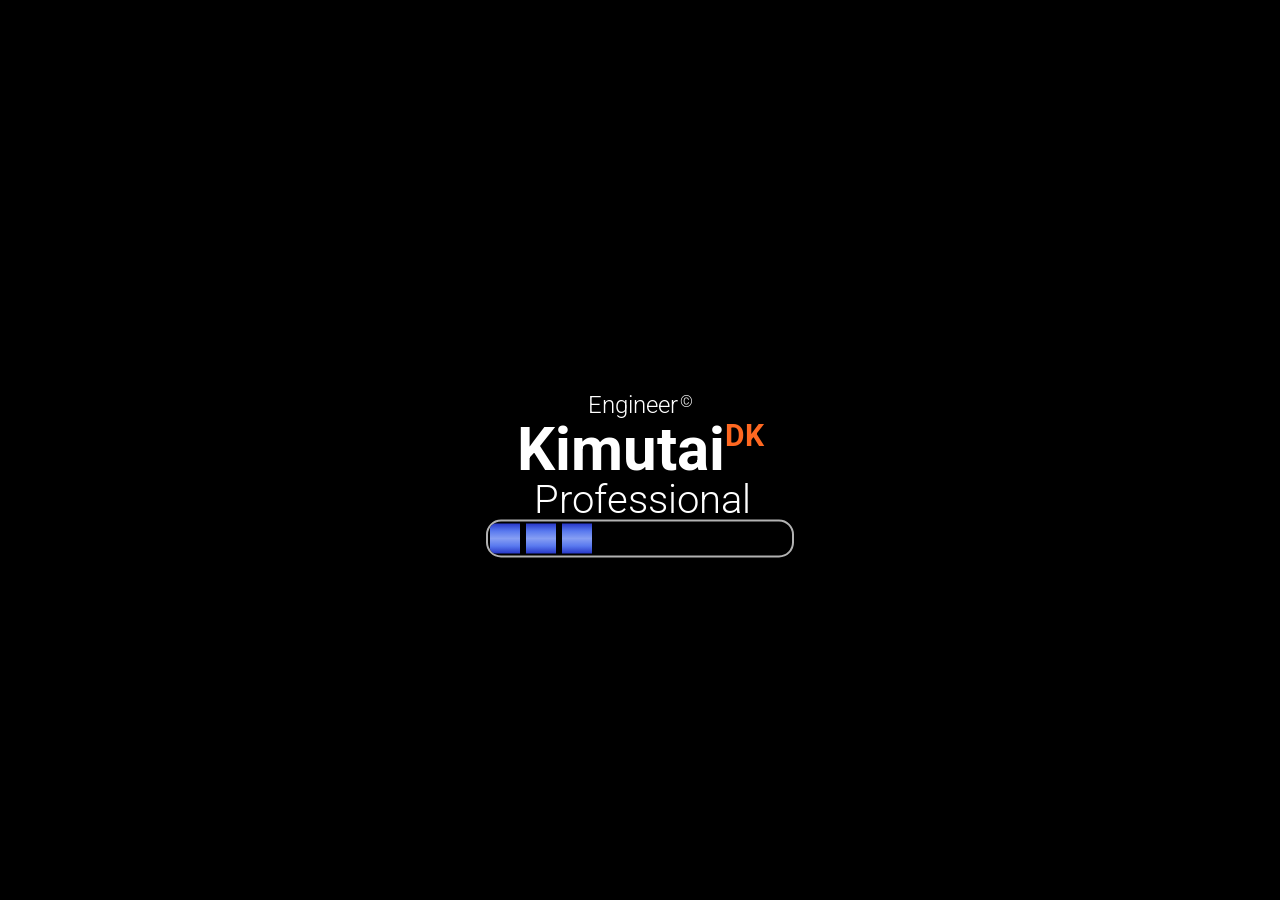
<file: index.html>
<!DOCTYPE html>
<html>
<head>
  <meta charset="UTF-8">
  <title>Loader Example</title>
  <link rel="stylesheet" href="loader.css">
  <style>
    /* Insert the enhanced CSS code here */
  </style>
  <script>
    window.addEventListener('load', function() {
      setTimeout(function() {
        window.location.href = 'main.html';
      }, 2000); // Adjust the delay (in milliseconds) as needed
    });
  </script>
</head>
<body>
  <div class="window">
    <div class="logo">
      <p class="top">Engineer</p>
      <p class="mid">Kimutai<span>DK</span></p>
      <p class="bottom">Professional</p>
    </div>
    <div class="container">
      <div class="box"></div>
      <div class="box"></div>
      <div class="box"></div>
    </div>
  </div>
</body>
</html>
</file>
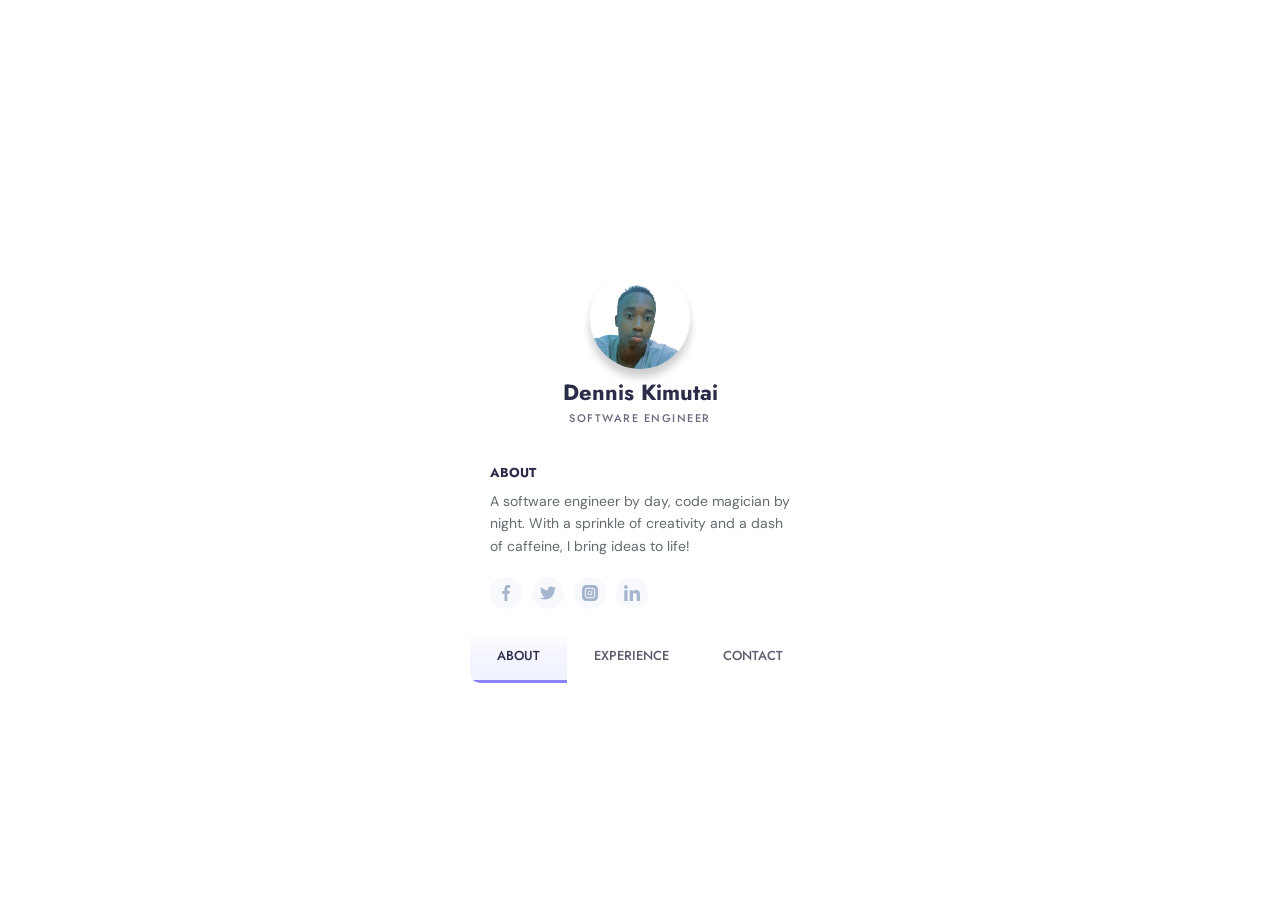
<file: profile card/index.html>
<!DOCTYPE html>
<html lang="en">

<head>
  <meta charset="UTF-8">
  <meta name="viewport" content="width=device-width, initial-scale=1.0">
  <title>Profile card</title>
  <link rel="stylesheet" href="style.css">
</head>

<body>
    <div class="card" data-state="#about">
        <div class="card-header">
          <div class="card-cover" style="background-image: url('https://images.unsplash.com/photo-1549068106-b024baf5062d?ixlib=rb-1.2.1&ixid=eyJhcHBfaWQiOjEyMDd9&auto=format&fit=crop&w=934&q=80')"></div>
          <img class="card-avatar" src="man.png" alt="avatar" />
          <h1 class="card-fullname">Dennis Kimutai</h1>
          <h2 class="card-jobtitle">Software Engineer</h2>
        </div>
        <div class="card-main">
          <div class="card-section is-active" id="about">
            <div class="card-content">
              <div class="card-subtitle">ABOUT</div>
              <p class="card-desc">A software engineer by day, code magician by night. With a sprinkle of creativity and a dash of caffeine, I bring ideas to life!</p>
            </div>
            <div class="card-social">
              <a href="https://wa.me/254710118749""><svg viewBox="0 0 24 24" xmlns="http://www.w3.org/2000/svg">
                  <path d="M15.997 3.985h2.191V.169C17.81.117 16.51 0 14.996 0c-3.159 0-5.323 1.987-5.323 5.639V9H6.187v4.266h3.486V24h4.274V13.267h3.345l.531-4.266h-3.877V6.062c.001-1.233.333-2.077 2.051-2.077z" /></svg></a>
              <a href="https://twitter.com/DennisK39524110"><svg xmlns="http://www.w3.org/2000/svg" viewBox="0 0 512 512">
                  <path d="M512 97.248c-19.04 8.352-39.328 13.888-60.48 16.576 21.76-12.992 38.368-33.408 46.176-58.016-20.288 12.096-42.688 20.64-66.56 25.408C411.872 60.704 384.416 48 354.464 48c-58.112 0-104.896 47.168-104.896 104.992 0 8.32.704 16.32 2.432 23.936-87.264-4.256-164.48-46.08-216.352-109.792-9.056 15.712-14.368 33.696-14.368 53.056 0 36.352 18.72 68.576 46.624 87.232-16.864-.32-33.408-5.216-47.424-12.928v1.152c0 51.008 36.384 93.376 84.096 103.136-8.544 2.336-17.856 3.456-27.52 3.456-6.72 0-13.504-.384-19.872-1.792 13.6 41.568 52.192 72.128 98.08 73.12-35.712 27.936-81.056 44.768-130.144 44.768-8.608 0-16.864-.384-25.12-1.44C46.496 446.88 101.6 464 161.024 464c193.152 0 298.752-160 298.752-298.688 0-4.64-.16-9.12-.384-13.568 20.832-14.784 38.336-33.248 52.608-54.496z" /></svg></a>
              <a href="https://www.instagram.com/_mik._bruce/"><svg viewBox="0 0 512 512" xmlns="http://www.w3.org/2000/svg">
                  <path d="M301 256c0 24.852-20.148 45-45 45s-45-20.148-45-45 20.148-45 45-45 45 20.148 45 45zm0 0" />
                  <path d="M332 120H180c-33.086 0-60 26.914-60 60v152c0 33.086 26.914 60 60 60h152c33.086 0 60-26.914 60-60V180c0-33.086-26.914-60-60-60zm-76 211c-41.355 0-75-33.645-75-75s33.645-75 75-75 75 33.645 75 75-33.645 75-75 75zm86-146c-8.285 0-15-6.715-15-15s6.715-15 15-15 15 6.715 15 15-6.715 15-15 15zm0 0" />
                  <path d="M377 0H135C60.562 0 0 60.563 0 135v242c0 74.438 60.563 135 135 135h242c74.438 0 135-60.563 135-135V135C512 60.562 451.437 0 377 0zm45 332c0 49.625-40.375 90-90 90H180c-49.625 0-90-40.375-90-90V180c0-49.625 40.375-90 90-90h152c49.625 0 90 40.375 90 90zm0 0" /></svg></a>
              <a href="https://www.linkedin.com/in/dennis-kimutai-28330a260""><svg viewBox="0 0 24 24" xmlns="http://www.w3.org/2000/svg">
                  <path d="M23.994 24v-.001H24v-8.802c0-4.306-.927-7.623-5.961-7.623-2.42 0-4.044 1.328-4.707 2.587h-.07V7.976H8.489v16.023h4.97v-7.934c0-2.089.396-4.109 2.983-4.109 2.549 0 2.587 2.384 2.587 4.243V24zM.396 7.977h4.976V24H.396zM2.882 0C1.291 0 0 1.291 0 2.882s1.291 2.909 2.882 2.909 2.882-1.318 2.882-2.909A2.884 2.884 0 002.882 0z" /></svg></a>
            </div>
          </div>
          <div class="card-section" id="experience">
            <div class="card-content">
                <div class="card-subtitle">WORK EXPERIENCE</div>
                <div class="card-timeline">
                  <div class="card-item" data-year="2020">
                    <div class="card-item-title">Full Stack Developer at <span>TechnoSoft</span></div>
                    <div class="card-item-desc">Building robust and scalable web applications with proficiency in both frontend and backend development.</div>
                  </div>
                  <div class="card-item" data-year="2021">
                    <div class="card-item-title">Backend Developer at <span>DataTech Solutions</span></div>
                    <div class="card-item-desc">Designing and implementing efficient server-side logic and APIs for seamless data flow and system integration.</div>
                  </div>
                  <div class="card-item" data-year="2022">
                    <div class="card-item-title">Web Services Developer at <span>ConnectX</span></div>
                    <div class="card-item-desc">Creating and maintaining web services and APIs to enable seamless communication between different systems and applications.</div>
                  </div>
                  <div class="card-item" data-year="2023">
                    <div class="card-item-title">Frontend Developer at <span>PixelPerfect</span></div>
                    <div class="card-item-desc">Crafting visually appealing and intuitive user interfaces using modern frontend technologies and frameworks.</div>
                  </div>
                </div>
                </div>
                </div>
                
          <div class="card-section" id="contact">
            <div class="card-content">
              <div class="card-subtitle">CONTACT</div>
              <div class="card-contact-wrapper">
                <div class="card-contact">
                  <svg xmlns="http://www.w3.org/2000/svg" viewBox="0 0 24 24" fill="none" stroke="currentColor" stroke-width="2" stroke-linecap="round" stroke-linejoin="round">
                    <path d="M21 10c0 7-9 13-9 13s-9-6-9-13a9 9 0 0118 0z" />
                    <circle cx="12" cy="10" r="3" /></svg>
                  Westlands Web Works Kenya,RD23, 90343
                </div>
                <div class="card-contact">
                  <svg xmlns="http://www.w3.org/2000/svg" viewbox="0 0 24 24" fill="none" stroke="currentColor" stroke-width="2" stroke-linecap="round" stroke-linejoin="round">
                    <path d="M22 16.92v3a2 2 0 01-2.18 2 19.79 19.79 0 01-8.63-3.07 19.5 19.5 0 01-6-6 19.79 19.79 0 01-3.07-8.67A2 2 0 014.11 2h3a2 2 0 012 1.72 12.84 12.84 0 00.7 2.81 2 2 0 01-.45 2.11L8.09 9.91a16 16 0 006 6l1.27-1.27a2 2 0 012.11-.45 12.84 12.84 0 002.81.7A2 2 0 0122 16.92z" /></svg>(+254)- 710-118-749</div>
                <div class="card-contact">
                  <svg xmlns="http://www.w3.org/2000/svg" viewBox="0 0 24 24" fill="none" stroke="currentColor" stroke-width="2" stroke-linecap="round" stroke-linejoin="round">
                    <path d="M4 4h16c1.1 0 2 .9 2 2v12c0 1.1-.9 2-2 2H4c-1.1 0-2-.9-2-2V6c0-1.1.9-2 2-2z" />
                    <path d="M22 6l-10 7L2 6" /></svg>
                  denniskimutai959@gmail.com
                </div>
                <button class="contact-me" onclick="window.location.href='https://api.whatsapp.com/send?phone=254710118749'">LET'S WORK TOGETHER</button>

              </div>
            </div>
          </div>
          <div class="card-buttons">
            <button data-section="#about" class="is-active">ABOUT</button>
            <button data-section="#experience">EXPERIENCE</button>
            <button data-section="#contact">CONTACT</button>
          </div>
        </div>
      </div>
      

  <script src="script.js"></script>
</body>

</html>
</file>
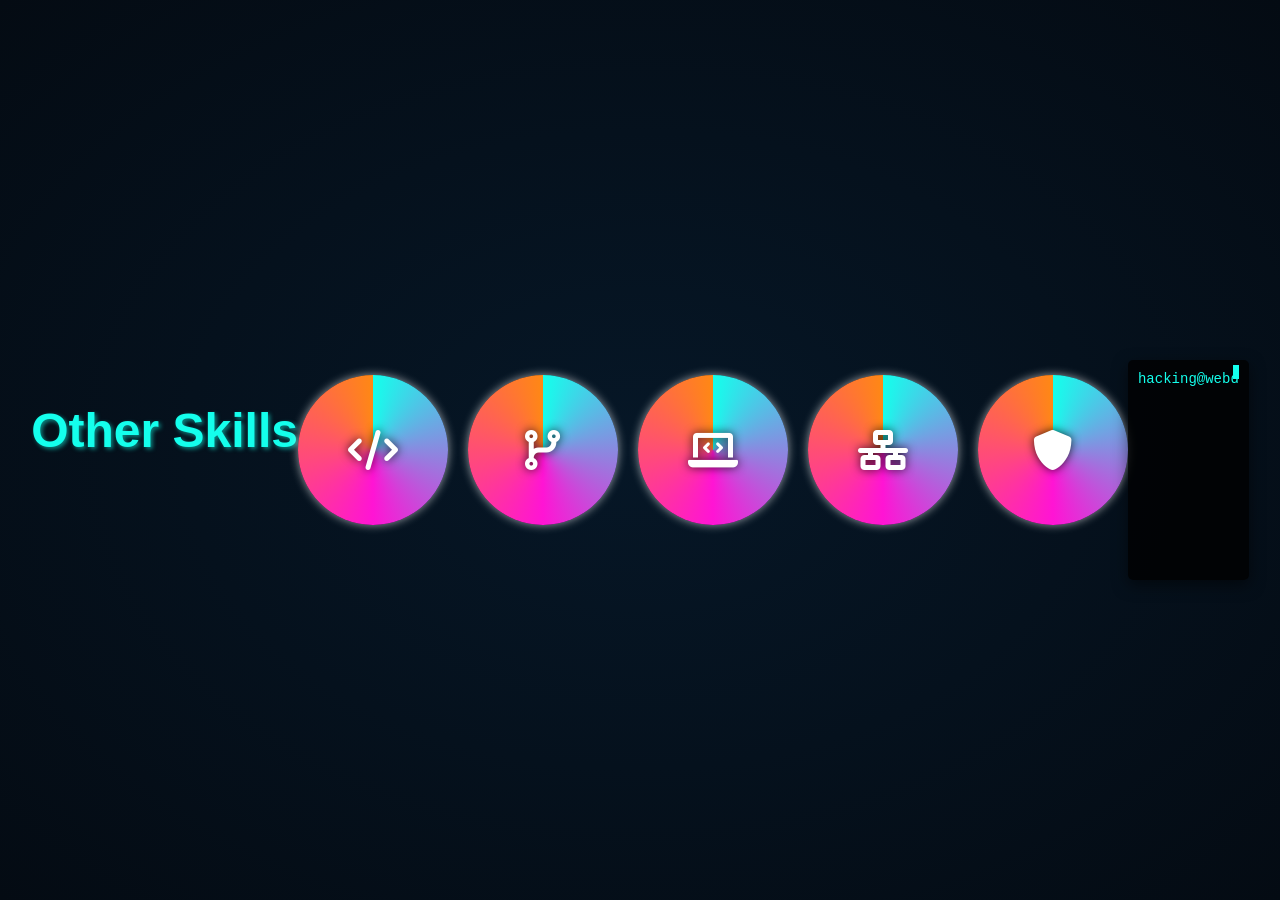
<file: skills/index.html>
<!DOCTYPE html>
<html>
<head>
  <title>Web Development - Futuristic Theme</title>
  <link rel="stylesheet" href="https://cdnjs.cloudflare.com/ajax/libs/font-awesome/6.0.0-beta3/css/all.min.css">
  <style>
    body {
      font-family: 'Montserrat', sans-serif;
      margin: 0;
      color: #fff;
      background: radial-gradient(#061727, #040b13);
      height: 100vh;
      display: flex;
      justify-content: center;
      align-items: center;
      perspective: 1000px;
    }

    .title-container {
      text-align: center;
      margin-bottom: 40px;
    }

    h1 {
      font-size: 48px;
      color: #14ffec;
      text-shadow: 2px 2px 4px rgba(20, 255, 236, 0.5);
    }

    .all {
      display: flex;
      flex-wrap: wrap;
      justify-content: center;
      gap: 20px;
    }

    .skill {
      width: 150px;
      height: 150px;
      border-radius: 50%;
      background: conic-gradient(#14ffec, #ff14d4, #ff8814);
      box-shadow: 0 0 10px rgba(255, 255, 255, .6);
      display: flex;
      flex-direction: column;
      justify-content: center;
      align-items: center;
      font-size: 24px;
      cursor: pointer;
      transition: all .3s ease;
      position: relative;
      overflow: hidden;
      transform-style: preserve-3d;
    }

    .skill i {
      font-size: 40px;
      color: #fff;
      text-shadow: 0 0 10px rgba(0, 0, 0, 0.8);
    }

    .text {
      position: absolute;
      bottom: 10px;
      left: 50%;
      transform: translateX(-50%);
      opacity: 0;
      transition: opacity .3s ease;
      text-align: center;
      font-size: 14px;
    }

    .skill:hover .text {
      opacity: 1;
    }

    .skill:hover {
      animation: tilt 0.6s linear infinite alternate, pulse 1s ease infinite;
      box-shadow: 0 0 15px rgba(255, 255, 255, .8);
      transform: translateY(-5px) rotateX(10deg);
    }

    @keyframes tilt {
      from {
        transform: rotateY(0deg);
      }
      to {
        transform: rotateY(45deg);
      }
    }

    @keyframes pulse {
      0%, 100% {
        transform: scale(1);
      }
      50% {
        transform: scale(1.2);
      }
    }

    /* Terminal Styles */
    .terminal-container {
      display: flex;
      justify-content: center;
      align-items: center;
      position: relative;
      margin-top: 40px;
      animation: terminal-slide 1s ease;
    }

    .terminal {
      width: 100%;
      max-width: 400px;
      height: 200px;
      background: rgba(0, 0, 0, 0.8);
      box-shadow: 0 5px 15px rgba(0, 0, 0, 0.5);
      overflow-y: auto;
      border-radius: 5px;
      padding: 10px;
      white-space: pre-wrap;
      color: #14ffec;
      font-size: 14px;
      line-height: 1.4;
      font-family: 'Courier New', monospace;
      animation: terminal-blink 7s infinite;
    }

    .cursor {
      position: absolute;
      right: 10px;
      top: 5px;
      width: 6px;
      height: 14px;
      background: #14ffec;
      animation: cursor-blink 0.8s infinite;
    }

    @keyframes terminal-blink {
      0%, 100% {
        opacity: 1;
      }
      50% {
        opacity: 0.1;
      }
    }

    @keyframes cursor-blink {
      0%, 100% {
        opacity: 1;
      }
      50% {
        opacity: 0;
      }
    }

    /* Device Responsive Styles */
    @media screen and (max-width: 768px) {
      h1 {
        font-size: 36px;
      }
      .all {
        gap: 10px;
      }
      .skill {
        width: 120px;
        height: 120px;
        font-size: 20px;
      }
      .skill i {
        font-size: 30px;
      }
      .text {
        font-size: 12px;
      }
      .terminal {
        max-width: 300px;
      }
    }

    @media screen and (max-width: 480px) {
      h1 {
        font-size: 30px;
      }
      .all {
        gap: 5px;
      }
      .skill {
        width: 100px;
        height: 100px;
        font-size: 18px;
      }
      .skill i {
        font-size: 24px;
      }
      .text {
        font-size: 10px;
      }
      .terminal {
        max-width: 250px;
      }
    }

    /* Animation Keyframes */
    @keyframes terminal-slide {
      from {
        opacity: 0;
        transform: translateY(100px);
      }
      to {
        opacity: 1;
        transform: translateY(0);
      }
    }
  </style>
</head>
<body>
  <div class="title-container">
    <h1>Other Skills</h1>
  </div>
  <div class="all">
    <div class="skill">
      <i class="fas fa-code"></i>
      <div class="text">Ethical Hacking</div>
    </div>
    <div class="skill">
      <i class="fas fa-code-branch"></i>
      <div class="text">Cyber Security</div>
    </div>
    <div class="skill">
      <i class="fas fa-laptop-code"></i>
      <div class="text">Cryptography</div>
    </div>
    <div class="skill">
      <i class="fas fa-network-wired"></i>
      <div class="text">Networking</div>
    </div>
    <div class="skill">
      <i class="fas fa-shield-alt"></i>
      <div class="text">Web Security</div>
    </div>
  </div>

  <!-- Hacking Terminal -->
  <div class="terminal-container">
    <div class="terminal" id="terminal-text"></div>
    <span class="cursor"></span>
  </div>

  <script>
    const hackingText = [
      "hacking@webdev:~$ Access granted.",
      "hacking@webdev:~$ Initializing...",
      "hacking@webdev:~$ Target acquired.",
      "hacking@webdev:~$ Decrypting passwords...",
      "hacking@webdev:~$ Sending exploits...",
      "hacking@webdev:~$ Hacking complete!",
      "hacking@webdev:~$ Press any key to continue..."
    ];

    let terminalText = document.getElementById("terminal-text");
    let charIndex = 0;
    let hackingIndex = 0;

    function typeText() {
      if (charIndex < hackingText[hackingIndex].length) {
        terminalText.innerHTML += hackingText[hackingIndex].charAt(charIndex);
        charIndex++;
        terminalText.scrollTop = terminalText.scrollHeight; // Auto-scroll to the bottom
      } else {
        terminalText.innerHTML += "<br>"; // Add a line break after each line of text
        charIndex = 0;
        hackingIndex = (hackingIndex + 1) % hackingText.length;
      }

      setTimeout(typeText, 100); // Type the next character after 100ms
    }

    document.addEventListener("DOMContentLoaded", typeText);
  </script>
</body>
</html>
</file>
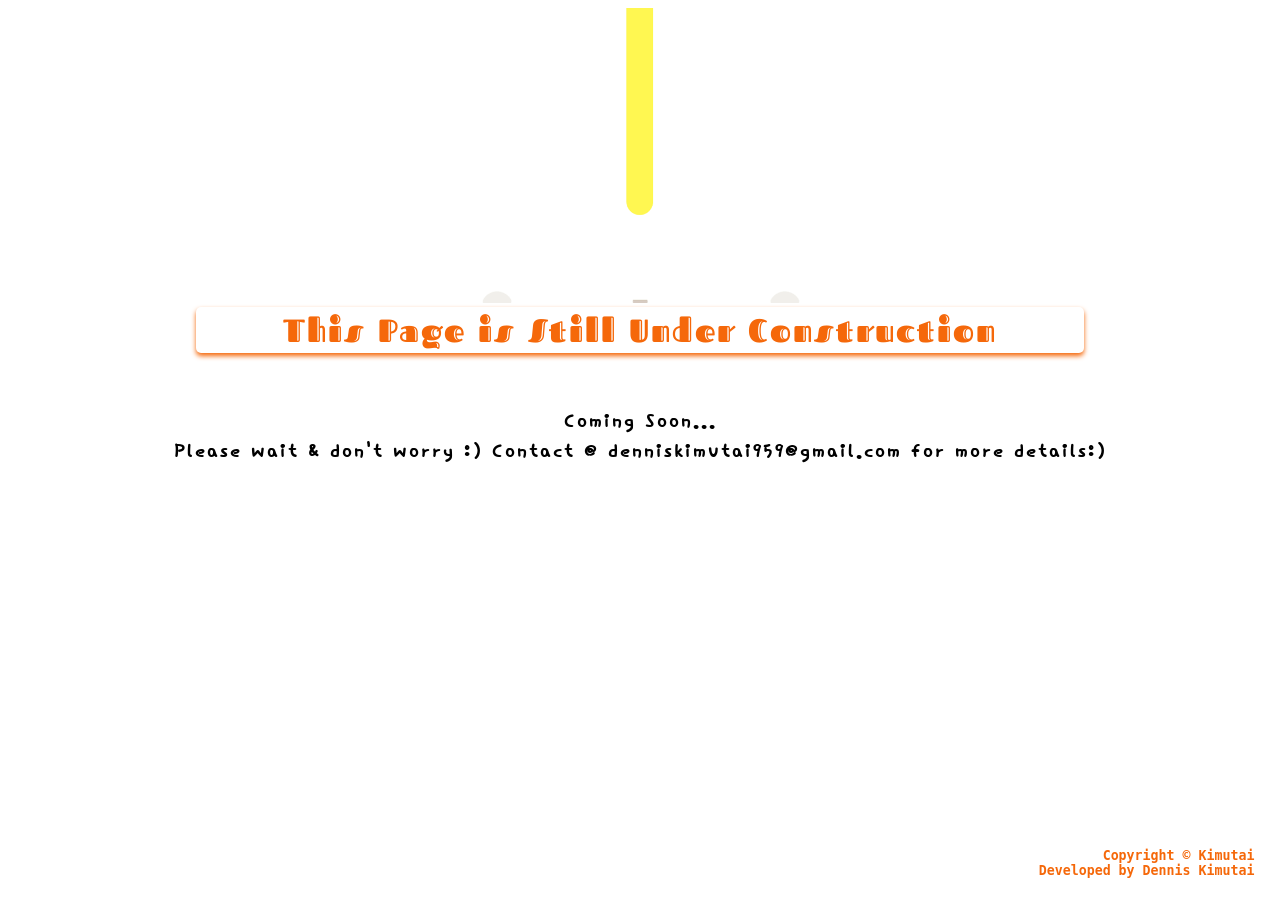
<file: construction.html>
<!DOCTYPE html>
<html>
	<head>
		<title>Construction</title>
		<link href="https://fonts.googleapis.com/css2?family=Fascinate+Inline&family=Hi+Melody&display=swap" rel="stylesheet">
		<style type="text/css">
		body{
			background-color: white;
		}
		.complex{
			position: center;
			margin: 0px;
			padding: 0px;

		}
		.photo img{
			margin-top: 0;
			padding: 0;
			width: 35%;
		}
		.container{
			width: 70%;
			margin-top: 0px;
			padding: 2px;
			color: #f5680a;
			font-family: 'Fascinate Inline', cursive;
			letter-spacing: 2px;
			background-size: 80%;
			border-bottom: 2px none;
			border-radius: 5px;
			box-shadow: #f5680a 0px 3px 5px ;
			animation: area 8s infinite;
		}
		.container h1{
			margin: 0px;
			padding: 0px;
		}
		.text h2{
			font-family: 'Hi Melody', cursive;
			margin-top: 55px;
			margin-bottom: 0;
			text-align: center;
			letter-spacing: 3px;
			color: black; 
			animation: txtone 4s infinite;
		}
		.txt-two{
			animation: txttwo 4s infinite;
			animation-delay: 2s;
		}
		.dev{
			width: 20%;
			margin: 0;
			padding: 0;
			text-align: right;
			font-family: 'Ubuntu Mono', monospace;
			position: fixed;
			left: 78%;
			bottom: 0;
			color: #f5680a;
		}
		@keyframes area{
			0%{box-shadow: #f5680a 0px 3px 5px;}
			25%{box-shadow: yellow 0px 3px 5px ;}
			50%{box-shadow: none; border: none}
			75%{box-shadow: grey 0px 3px 5px ;}
		}
		@keyframes txtone{
			0%{color: black;}
			25%{-ms-transform: skewY(4deg); transform: skewY(4deg);}
			50%{color: black;}
			75%{color: #f5680a;-ms-transform: skewY(-4deg); transform: skewY(-4deg);}
		}
		@keyframes txttwo{
			0%{color: black;}
			25%{-ms-transform: skewX(-7deg); transform: skewX(-7deg);}
			50%{color: black;}
			75%{color: #f5680a; -ms-transform: skewX(7deg); transform: skewX(7deg);}
		}

		</style>
	</head>
	<body>
		<center>
		<div class="photo">
			<img src="rocket.gif">
		</div>
	  <div class="complex">
		<div class="container">
			<h1>This Page is Still Under Construction</h1>
		</div>
		<div class="text">
			<h2>
				Coming Soon...<br>
				<span class="txt-two">Please wait & don't worry :)</span>
				<span class="txt-two">Contact @ denniskimutai959@gmail.com for more details:)</span>
			</h2>
		</div>
	  </div>
		<!-- footer -->
		<div class="dev">
			<h5>Copyright &copy; Kimutai<br>Developed by Dennis Kimutai</h5>
		</div>
	</body>
</html>
</file>
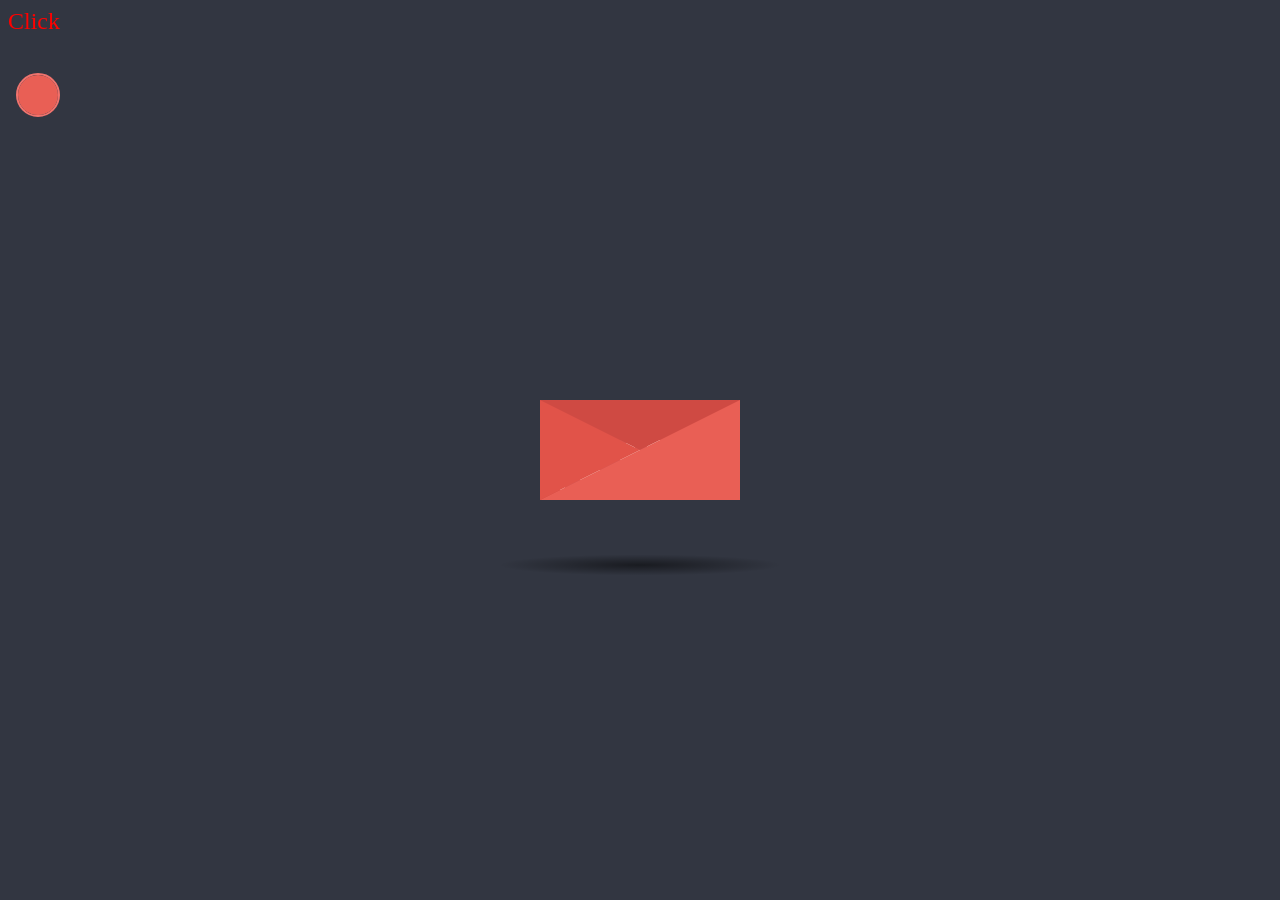
<file: envelope.html>
<!DOCTYPE html>
<html>
<head>
  <title>My CV</title>
  <style>
    /* CSS styles here */
    body {
      background: #323641;
    }

    .message {
      font-size: 24px;
      color:red;
      margin-bottom: 30px;
    }

    .letter-image {
      position: absolute;
      top: 50%;
      left: 50%;
      width: 200px;
      height: 200px;
      transform: translate(-50%, -50%);
      cursor: pointer;
    }

    .letter-image a {
      display: block;
      text-decoration: none;
    }

    .animated-mail {
      position: absolute;
      height: 150px;
      width: 200px;
      transition: 0.4s;
    }

    .animated-mail .body {
      position: absolute;
      bottom: 0;
      width: 0;
      height: 0;
      border-style: solid;
      border-width: 0 0 100px 200px;
      border-color: transparent transparent #e95f55 transparent;
      z-index: 2;
    }

    .animated-mail .top-fold {
      position: absolute;
      top: 50px;
      width: 0;
      height: 0;
      border-style: solid;
      border-width: 50px 100px 0 100px;
      transform-origin: 50% 0%;
      transition: transform 0.4s 0.4s, z-index 0.2s 0.4s;
      border-color: #cf4a43 transparent transparent transparent;
      z-index: 2;
    }

    .animated-mail .back-fold {
      position: absolute;
      bottom: 0;
      width: 200px;
      height: 100px;
      background: #cf4a43;
      z-index: 0;
    }

    .animated-mail .left-fold {
      position: absolute;
      bottom: 0;
      width: 0;
      height: 0;
      border-style: solid;
      border-width: 50px 0 50px 100px;
      border-color: transparent transparent transparent #e15349;
      z-index: 2;
    }

    .animated-mail .letter {
      left: 20px;
      bottom: 0px;
      position: absolute;
      width: 160px;
      height: 60px;
      background: white;
      z-index: 1;
      overflow: hidden;
      transition: 0.4s 0.2s;
    }

    .animated-mail .letter .letter-border {
      height: 10px;
      width: 100%;
      background: repeating-linear-gradient(
        -45deg,
        #cb5a5e,
        #cb5a5e 8px,
        transparent 8px,
        transparent 18px
      );
    }

    .animated-mail .letter .letter-title {
      margin-top: 10px;
      margin-left: 5px;
      height: 10px;
      width: 40%;
      background: #cb5a5e;
    }

    .animated-mail .letter .letter-context {
      margin-top: 10px;
      margin-left: 5px;
      height: 10px;
      width: 20%;
      background: #cb5a5e;
    }

    .animated-mail .letter .letter-stamp {
      margin-top: 30px;
      margin-left: 120px;
      border-radius: 100%;
      height: 30px;
      width: 30px;
      background: #cb5a5e;
      opacity: 0.3;
    }

    .shadow {
      position: absolute;
      top: 200px;
      left: 50%;
      width: 400px;
      height: 30px;
      transition: 0.4s;
      transform: translateX(-50%);
      border-radius: 100%;
      background: radial-gradient(rgba(0, 0, 0, 0.5), rgba(0, 0, 0, 0.0), rgba(0, 0, 0, 0.0));
    }

    .letter-image:hover .animated-mail {
      transform: translateY(50px);
    }

    .letter-image:hover .animated-mail .top-fold {
      transition: transform 0.4s, z-index 0.2s;
      transform: rotateX(180deg);
      z-index: 0;
    }

    .letter-image:hover .animated-mail .letter {
      height: 180px;
    }

    .letter-image:hover .shadow {
      width: 250px;
    }

    .home-button {
      position: relative;
      top: 10px;
      left: 10px;
      width: 40px;
      height: 40px;
      border-radius: 50%;
      background-color: #e95f55;
      display: flex;
      justify-content: center;
      align-items: center;
      cursor: pointer;
      transition: background-color 0.3s;
    }

    .home-button:hover {
      background-color: #f0736d;
    }

    .home-button::before {
      content: "";
      position: absolute;
      width: 100%;
      height: 100%;
      border: 2px solid #f0736d;
      border-radius: 50%;
      transition: transform 0.4s ease-in-out;
    }

    .home-button:hover::before {
      transform: scale(1.2);
    }
  </style>
</head>
<body>
  <div class="message">Click on the envelope to view the CV.</div>
  <a href="home.html" class="home-button"></a>
  <div class="letter-image">
    <a href="construction.html">
      <div class="animated-mail">
        <div class="back-fold"></div>
        <div class="letter">
          <div class="letter-border"></div>
          <div class="letter-title"></div>
          <div class="letter-context"></div>
          <div class="letter-stamp">
            <div class="letter-stamp-inner"></div>
          </div>
        </div>
        <div class="top-fold"></div>
        <div class="body"></div>
        <div class="left-fold"></div>
      </div>
      <div class="shadow"></div>
    </a>
  </div>
  <script>
    // JavaScript code here
    const message = document.querySelector('.message');
    const text = 'Click on the envelope to view the CV.';
    let index = 0;

    function typeMessage() {
      message.textContent = text.slice(0, index);
      index++;

      if (index > text.length) {
        index = 0;
      }
    }

    setInterval(typeMessage, 150); // Adjust the typing speed here (in milliseconds)
  </script>
</body>
</html>
</file>
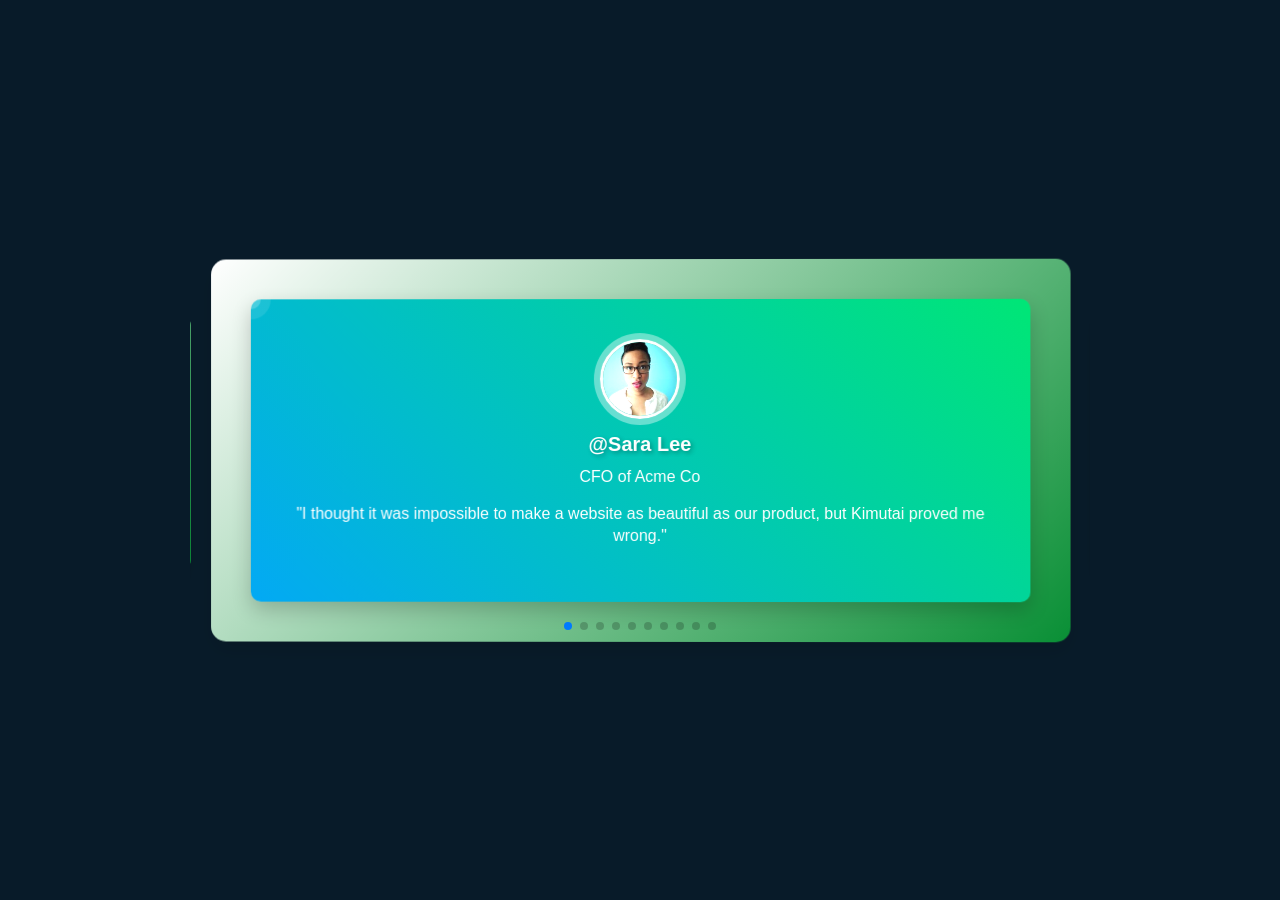
<file: testimonials/test.html>
<!DOCTYPE html>
<html lang="en">
<head>
  <meta charset="UTF-8">
  <meta name="viewport" content="width=device-width, initial-scale=1.0">
  <title>Testimonials</title>
  <link rel="stylesheet" href="styles.css">
  <link rel="stylesheet" href="https://unpkg.com/swiper/swiper-bundle.min.css">
  <style>
    /* Reset default styles */
    body, h1, h2, h3, p, ul, li {
      margin: 0;
      padding: 0;
      list-style: none;
    }

    /* Base Styles */
    body {
      font-family: Arial, sans-serif;
      background-color: #081b29;
    }

    /* Container Styles */
    .testimonials {
      display: flex;
      justify-content: center;
      align-items: center;
      min-height: 100vh;
      overflow: hidden;
    }

    /* Swiper Styles */
    .swiper-container {
      width: 100%;
      height: 100%;
    }

    .swiper-slide {
      display: flex;
      flex-direction: column;
      align-items: center;
      justify-content: center;
      padding: 40px;
      border-radius: 15px;
      text-align: center;
      background: linear-gradient(135deg, #ffffff 0%, #098f35 100%);
      box-shadow: 0 10px 20px rgba(0, 0, 0, 0.1);
      transition: transform 0.3s ease-in-out, box-shadow 0.3s ease-in-out;
    }

    .swiper-slide img {
      width: 120px;
      height: 120px;
      border-radius: 50%;
      object-fit: cover;
      box-shadow: 0 0 20px rgba(0, 255, 255, 0.6);
      filter: brightness(150%) saturate(120%);
      margin-bottom: 15px;
    }

    .testimonial-image {
      position: relative;
      width: 120px;
      height: 120px;
      border-radius: 50%;
      overflow: hidden;
    }

    .testimonial-image img {
      width: 100%;
      height: 100%;
      object-fit: cover;
    }

    .swiper-slide h2 {
      font-size: 28px;
      color: #333;
      margin-bottom: 10px;
    }

    .swiper-slide p {
      font-size: 18px;
      color: #666;
      margin-bottom: 20px;
    }

    .swiper-slide:hover {
      transform: translateY(-5px);
      box-shadow: 0 15px 30px rgba(0, 0, 0, 0.2);
    }

    /* Media Queries */
    @media (max-width: 768px) {
      .swiper-slide {
        padding: 20px;
        margin: 20px 0;
      }
    }

    @media (min-width: 769px) and (max-width: 1024px) {
      .swiper-slide {
        padding: 30px;
      }
      .swiper-slide img {
        width: 100px;
        height: 100px;
      }
    }
  </style>
</head>
<body>
  <div class="testimonials">
    <div class="swiper-container">
      <div class="swiper-wrapper">
        <!-- Testimonial 1 -->
        <div class="swiper-slide">
          <div class="card">
            <div class="card-content">
              <img src="2.jpg" alt="Testimonial Image" class="testimonial-image">
              <h2>@Sara Lee</h2>
              <p>CFO of Acme Co</p>
              <p>"I thought it was impossible to make a website as beautiful as our product, but Kimutai proved me wrong."</p>
            </div>
          </div>
        </div>
        <!-- Testimonial 2 -->
        <div class="swiper-slide">
          <div class="card">
            <div class="card-content">
              <img src="5.jpg" alt="Testimonial Image" class="testimonial-image">
              <h2>@Mike Johnson</h2>
              <p>COO of DEF Corp</p>
              <p>"I've never met a web developer who truly cares about their clients' success like Kimutai does."</p>
            </div>
          </div>
        </div>
        <!-- Add more testimonials with images -->
        <!-- Testimonial 3 -->
        <div class="swiper-slide">
          <div class="card">
            <div class="card-content">
              <img src="7.jpg" alt="Testimonial Image" class="testimonial-image">
              <h2>@Liang loi</h2>
              <p>Full-stack Ninja</p>
              <p>"Kimutai transformed our outdated website into a modern masterpiece. Highly recommended!"</p>
            </div>
          </div>
        </div>
        <!-- Testimonial 4 -->
        <div class="swiper-slide">
          <div class="card">
            <div class="card-content">
              <img src="9.jpg" alt="Testimonial Image" class="testimonial-image">
              <h2>@Mohammed Faruque</h2>
              <p>CEO of XYZ Corp</p>
              <p>"Kimutai's expertise and dedication are unmatched. Our website has never looked better!"</p>
            </div>
          </div>
        </div>
        <!-- Testimonial 5 -->
        <div class="swiper-slide">
          <div class="card">
            <div class="card-content">
              <img src="10.jpg" alt="Testimonial Image" class="testimonial-image">
              <h2>@Grace Turner</h2>
              <p>Fitness Coach</p>
              <p>"I'm impressed by your expertise in creating an engaging platform for my website it pushes us towards fitness victories!"</p>
            </div>
          </div>
        </div>
        <!-- Testimonial 6 -->
        <div class="swiper-slide">
          <div class="card">
            <div class="card-content">
              <img src="8.jpg" alt="Testimonial Image" class="testimonial-image">
              <h2>@Lily Roberts</h2>
              <p>Author and Writer</p>
              <p>"Thank you  Kimutai, my personal writing website stands out. The clean design, has made it a go-to destination for literary enthusiasts"</p>
            </div>
          </div>
        </div>
        <!-- Testimonial 7 -->
        <div class="swiper-slide">
          <div class="card">
            <div class="card-content">
              <img src="1.jpg" alt="Testimonial Image" class="testimonial-image">
              <h2>@Daniel Wilson</h2>
              <p>SEO P-Rio Solutions</p>
              <p>"After KImutai optimized our website, our traffic increased by 50%. We can't thank them enough!"</p>
            </div>
          </div>
        </div>
        <!-- Testimonial 8 -->
        <div class="swiper-slide">
          <div class="card">
            <div class="card-content">
              <img src="4.jpg" alt="Testimonial Image" class="testimonial-image">
              <h2>@Rachel Andy</h2>
              <p>Photographer</p>
              <p>" The design and layout the webiste perfectly showcase my portfolio, and the seamless user experience has impressed my clients."</p>
            </div>
          </div>
        </div>
        <!-- Testimonial 9 -->
        <div class="swiper-slide">
          <div class="card">
            <div class="card-content">
              <img src="13.jpg" alt="Testimonial Image" class="testimonial-image">
              <h2>@Sophia Adams</h2>
              <p>Artist</p>
              <p>"Kimutai captured the essence of my work beautifully on my personal website. I'm impressed by his talent and dedication."</p>
            </div>
          </div>
        </div>
        <!-- Testimonial 10 -->
        <div class="swiper-slide">
          <div class="card">
            <div class="card-content">
              <img src="12.jpg" alt="Testimonial Image" class="testimonial-image">
              <h2>@Olivia Martinez</h2>
              <p>Marketing Manager at GHI Inc.</p>
              <p>"Your skills and attention to detail are outstanding. Thrilled with the results"</p>
            </div>
          </div>
        </div>
      </div>
      <div class="swiper-pagination"></div>
    </div>
  </div>

  <script src="https://unpkg.com/swiper/swiper-bundle.min.js"></script>
  <script>
    var swiper = new Swiper('.swiper-container', {
      effect: 'coverflow',
      grabCursor: true,
      centeredSlides: true,
      slidesPerView: 'auto',
      coverflowEffect: {
        rotate: 30,
        stretch: 10,
        depth: 60,
        modifier: 2,
        slideShadows: false,
      },
      pagination: {
        el: '.swiper-pagination',
        clickable: true,
      },
      loop: true,
      autoplay: {
        delay: 3000,
        disableOnInteraction: false,
      },
      on: {
        slideChangeTransitionStart: function () {
          var swiperWrapper = document.querySelector('.swiper-wrapper');
          if (swiper.realIndex > swiper.previousIndex) {
            swiperWrapper.classList.add('move-next');
          } else {
            swiperWrapper.classList.add('move-prev');
          }
        },
        slideChangeTransitionEnd: function () {
          var swiperWrapper = document.querySelector('.swiper-wrapper');
          swiperWrapper.classList.remove('move-next');
          swiperWrapper.classList.remove('move-prev');
        }
      }
    });
  </script>
</body>
</html>
</file>
<file: loader.css>
@import url('https://fonts.googleapis.com/css?family=Roboto:100,300,700');

body {
  background: #000;
  font-family: 'Roboto', sans-serif;
  color: #fff;
}

.window {
  position: absolute;
  top: 50%;
  left: 50%;
  transform: translate(-50%, -50%);
}

.container {
  width: 300px;
  height: 30px;
  border: 2px solid #b2b2b2;
  border-radius: 15px;
  margin: 0 auto;
  padding: 2px;
  overflow: hidden;
}

.box {
  width: 30px;
  height: 100%;
  background: linear-gradient(to bottom, #2838c7, #5979ef, #869ef3, #5979ef, #2838c7);
  display: inline-block;
  margin-right: 2px;
  animation: loader 2s infinite linear;
}

.logo {
  text-align: center;
  margin-top: 50px;
}

.logo p {
  margin: 0;
  padding: 0;
}

.top {
  font-size: 24px;
  font-weight: 300;
  line-height: 24px;
}

.top:after {
  content: "\00a9";
  font-size: 16px;
  position: relative;
  top: -6px;
  margin-left: 2px;
}

.mid {
  font-size: 60px;
  font-weight: 700;
  line-height: 60px;
}

.mid span {
  font-size: 30px;
  display: inline-block;
  vertical-align: top;
  color: #FF6821;
  margin-top: -14px;
}

.logo .bottom {
  font-size: 40px;
  font-weight: 300;
  line-height: 40px;
  margin-left: 5px;
}

@keyframes loader {
  0% {
    transform: translateX(-50%);
  }
  50% {
    transform: translateX(50%);
  }
  100% {
    transform: translateX(-50%);
  }
}
</file>
<file: profile card/style.css>
@import url("https://fonts.googleapis.com/css?family=DM+Sans:400,500|Jost:400,500,600&display=swap");

* {
  box-sizing: border-box;
}

body {
  color: #2b2c48;
  font-family: "Jost", sans-serif;
  background-image: url(https://images.unsplash.com/photo-1566738780863-f9608f88f3a9?ixlib=rb-1.2.1&ixid=eyJhcHBfaWQiOjEyMDd9&auto=format&fit=crop&w=2378&q=80);
  background-repeat: no-repeat;
  background-size: cover;
  background-position: center;
  background-attachment: fixed;
  min-height: 100vh;
  display: flex;
  flex-wrap: wrap;
  padding: 20px;
}

.card {
  max-width: 340px;
  margin: auto;
  overflow-y: auto;
  position: relative;
  z-index: 1;
  overflow-x: hidden;
  background-color: rgba(255, 255, 255, 1);
  display: flex;
  transition: 0.3s;
  flex-direction: column;
  border-radius: 10px;
  box-shadow: 0 0 0 8px rgba(255, 255, 255, 0.2);
}

.card[data-state="#about"] {
  height: 450px;
}

.card[data-state="#contact"] {
  height: 430px;
}

.card[data-state="#experience"] {
  height: 550px;
}

.card.is-active .card-header {
  height: 80px;
}

.card.is-active .card-cover {
  height: 100px;
  top: -50px;
}

.card.is-active .card-avatar {
  transform: none;
  left: 20px;
  width: 50px;
  height: 50px;
  bottom: 10px;
}

.card.is-active .card-fullname,
.card.is-active .card-jobtitle {
  left: 86px;
  transform: none;
}

.card.is-active .card-fullname {
  bottom: 18px;
  font-size: 19px;
}

.card.is-active .card-jobtitle {
  bottom: 16px;
  letter-spacing: 1px;
  font-size: 10px;
}

.card-header {
  position: relative;
  display: flex;
  height: 200px;
  flex-shrink: 0;
  width: 100%;
  transition: 0.3s;
}

.card-cover {
  width: 100%;
  height: 100%;
  position: absolute;
  height: 160px;
  top: -20%;
  left: 0;
  will-change: top;
  background-size: cover;
  background-position: center;
  filter: blur(30px);
  transform: scale(1.2);
  transition: 0.5s;
}

.card-avatar {
  width: 100px;
  height: 100px;
  box-shadow: 0 8px 8px rgba(0, 0, 0, 0.2);
  border-radius: 50%;
  object-position: center;
  object-fit: cover;
  position: absolute;
  bottom: 0;
  left: 50%;
  transform: translateX(-50%) translateY(-64px);
}

.card-fullname {
  position: absolute;
  bottom: 0;
  font-size: 22px;
  font-weight: 700;
  text-align: center;
  white-space: nowrap;
  transform: translateY(-10px) translateX(-50%);
  left: 50%;
}

.card-jobtitle {
  position: absolute;
  bottom: 0;
  font-size: 11px;
  white-space: nowrap;
  font-weight: 500;
  opacity: 0.7;
  text-transform: uppercase;
  letter-spacing: 1.5px;
  margin: 0;
  left: 50%;
  transform: translateX(-50%) translateY(-7px);
}

.card-main {
  position: relative;
  flex: 1;
  display: flex;
  padding-top: 10px;
  flex-direction: column;
}

.card-subtitle {
  font-weight: 700;
  font-size: 13px;
  margin-bottom: 8px;
}

.card-content {
  padding: 20px;
}

.card-desc {
  line-height: 1.6;
  color: #636b6f;
  font-size: 14px;
  margin: 0;
  font-weight: 400;
  font-family: "DM Sans", sans-serif;
}

.card-social {
  display: flex;
  align-items: center;
  padding: 0 20px;
  margin-bottom: 30px;
}

.card-social svg {
  fill: rgb(165, 181, 206);
  width: 16px;
  display: block;
  transition: 0.3s;
}

.card-social a {
  color: #8797a1;
  height: 32px;
  width: 32px;
  border-radius: 50%;
  display: inline-flex;
  align-items: center;
  justify-content: center;
  transition: 0.3s;
  background-color: rgba(93, 133, 193, 0.05);
  border-radius: 50%;
  margin-right: 10px;
}

.card-social a:hover {
  svg {
    fill: darken(rgb(165, 181, 206), 20%);
  }
}

.card-social a:last-child {
  margin-right: 0;
}

.card-buttons {
  display: flex;
  background-color: #fff;
  margin-top: auto;
  position: sticky;
  bottom: 0;
  left: 0;
}

.card-buttons button {
  flex: 1 1 auto;
  user-select: none;
  background: 0;
  font-size: 13px;
  border: 0;
  padding: 15px 5px;
  cursor: pointer;
  color: #5c5c6d;
  transition: 0.3s;
  font-family: "Jost", sans-serif;
  font-weight: 500;
  outline: 0;
  border-bottom: 3px solid transparent;
}

.card-buttons button.is-active,
.card-buttons button:hover {
  color: #2b2c48;
  border-bottom: 3px solid #8a84ff;
  background: linear-gradient(
    to bottom,
    rgba(127, 199, 231, 0) 0%,
    rgba(207, 204, 255, 0.2) 44%,
    rgba(211, 226, 255, 0.4) 100%
  );
}

.card-section {
  display: none;
}

.card-section.is-active {
  display: block;
  animation: fadeIn 0.6s both;
}

@keyframes fadeIn {
  0% {
    opacity: 0;
    transform: translatey(40px);
  }
  100% {
    opacity: 1;
  }
}

.card-timeline {
  margin-top: 30px;
  position: relative;
}

.card-timeline:after {
  background: linear-gradient(
    to top,
    rgba(134, 214, 243, 0) 0%,
    rgba(81, 106, 204, 1) 100%
  );
  content: "";
  left: 42px;
  width: 2px;
  top: 0;
  height: 100%;
  position: absolute;
  content: "";
}

.card-item {
  position: relative;
  padding-left: 60px;
  padding-right: 20px;
  padding-bottom: 30px;
  z-index: 1;
}

.card-item:last-child {
  padding-bottom: 5px;
}

.card-item:after {
  content: attr(data-year);
  width: 10px;
  position: absolute;
  top: 0;
  left: 37px;
  width: 8px;
  height: 8px;
  line-height: 0.6;
  border: 2px solid #fff;
  font-size: 11px;
  text-indent: -35px;
  border-radius: 50%;
  color: rgba(134, 134, 134, 0.7);
  background: linear-gradient(
    to bottom,
    lighten(#516acc, 20%) 0%,
    #516acc 100%
  );
}

.card-item-title {
  font-weight: 500;
  font-size: 14px;
  margin-bottom: 5px;
}

.card-item-desc {
  font-size: 13px;
  color: #6f6f7b;
  line-height: 1.5;
  font-family: "DM Sans", sans-serif;
}

.card-contact-wrapper {
  margin-top: 20px;
}

.card-contact {
  display: flex;
  align-items: center;
  font-size: 13px;
  color: #6f6f7b;
  font-family: "DM Sans", sans-serif;
  line-height: 1.6;
  cursor: pointer;
}

.card-contact + .card-contact {
  margin-top: 16px;
}

.card-contact svg {
  flex-shrink: 0;
  width: 30px;
  min-height: 34px;
  margin-right: 12px;
  transition: 0.3s;
  padding-right: 12px;
  border-right: 1px solid #dfe2ec;
}

.contact-me {
  border: 0;
  outline: none;
  background: linear-gradient(
    to right,
    rgba(83, 200, 239, 0.8) 0%,
    rgba(81, 106, 204, 0.8) 96%
  );
  box-shadow: 0 4px 6px rgba(0, 0, 0, 0.15);
  color: #fff;
  padding: 12px 16px;
  width: 100%;
  border-radius: 5px;
  margin-top: 25px;
  cursor: pointer;
  font-size: 14px;
  font-weight: 500;
  font-family: "Jost", sans-serif;
  transition: 0.3s;
}
</file>
<file: testimonials/styles.css>
/* Global styles */
* {
  margin: 0;
  padding: 0;
  box-sizing: border-box;
}

body {
  font-family: 'Quicksand', sans-serif;
  display: flex;
  justify-content: center;
  align-items: center;
  min-height: 100vh;
  background: #111;
}

/* Testimonials styles */
.testimonials {
  position: relative;
  width: 100%;
  max-width: 900px;
  margin: 0 auto;
  padding: 20px;
}

.swiper-slide {
  width: 100%;
  margin: 0 5px;
  background: #000;
  border-radius: 10px;
  overflow: hidden;
  transition: transform 0.3s ease-in-out;
}

.swiper-container-3d .swiper-slide-shadow-left,
.swiper-container-3d .swiper-slide-shadow-right {
  background-image: none;
}

.testimonials .card {
  position: relative;
  background: linear-gradient(45deg, #03a9f4, #00e676);
  padding: 40px 20px;
  text-align: center;
  overflow: hidden;
  border-radius: 10px;
  box-shadow: 0 8px 20px rgba(0, 0, 0, 0.2);
  transition: transform 0.3s ease-in-out, box-shadow 0.3s ease-in-out;
}

.testimonials .card:before {
  content: '';
  position: absolute;
  top: -10px;
  left: -10px;
  width: 20px;
  height: 20px;
  background: rgba(255, 255, 255, 0.2);
  border-radius: 50%;
  z-index: 1;
}

.testimonials .card:after {
  content: '';
  position: absolute;
  top: -20px;
  left: -20px;
  width: 40px;
  height: 40px;
  background: rgba(255, 255, 255, 0.1);
  border-radius: 50%;
  z-index: 1;
}

.testimonials .card:hover {
  transform: translateY(-5px);
  box-shadow: 0 12px 30px rgba(0, 0, 0, 0.3);
}

.testimonials .card p {
  font-size: 16px;
  line-height: 22px;
  margin-bottom: 15px;
  color: #fff;
}

.testimonials .card .testimonial-image {
  width: 80px;
  height: 80px;
  margin: 0 auto 10px;
  border-radius: 50%;
  object-fit: cover;
  object-position: center;
  border: 3px solid #fff;
  box-shadow: 0 0 0 6px rgba(255, 255, 255, 0.4);
  transition: transform 0.3s ease-in-out, box-shadow 0.3s ease-in-out;
}

.testimonials .card .testimonial-image:hover {
  transform: scale(1.1);
  box-shadow: 0 0 12px rgba(255, 255, 255, 0.8);
}

.testimonials .card h2 {
  font-size: 20px;
  color: #fff;
  text-shadow: 2px 2px 4px rgba(0, 0, 0, 0.3);
  transition: color 0.3s ease-in-out;
}

.testimonials .card h2 span {
  color: #fff;
  font-size: 14px;
  text-shadow: 1px 1px 2px rgba(0, 0, 0, 0.2);
  transition: color 0.3s ease-in-out;
}

/* Media queries for different screen sizes */
@media only screen and (max-width: 768px) {
  .testimonials .card {
    padding: 30px 10px;
  }

  .testimonials .card p {
    font-size: 14px;
    line-height: 20px;
    margin-bottom: 10px;
  }

  .testimonials .card .testimonial-image {
    width: 60px;
    height: 60px;
    border-width: 2px;
    box-shadow: 0 0 0 4px rgba(255, 255, 255, 0.4);
  }

  .testimonials .card h2 {
    font-size: 18px;
  }

  .testimonials .card h2 span {
    font-size: 12px;
  }

  /* Different layout for mobile view */
  .testimonials .swiper-slide {
    min-height: 300px;
    display: flex;
    justify-content: center;
    align-items: center;
  }

  .testimonials .card {
    padding: 20px;
    background: linear-gradient(135deg, #d500f9, #00e5ff);
    transform-style: preserve-3d;
    transition: transform 0.5s ease-in-out;
  }

  .testimonials .card:before,
  .testimonials .card:after {
    display: none;
  }

  .testimonials .card:hover {
    transform: translateY(-10px) scale(1.02) rotateX(20deg) rotateY(10deg);
  }

  .testimonials .card .testimonial-image {
    width: 80px;
    height: 80px;
    margin: 0 auto 20px;
    border: none;
    box-shadow: none;
    transform: rotate(45deg);
  }

  .testimonials .card h2 {
    font-size: 20px;
    color: #fff;
    text-shadow: 2px 2px 4px rgba(0, 0, 0, 0.3);
  }
}
</file>
